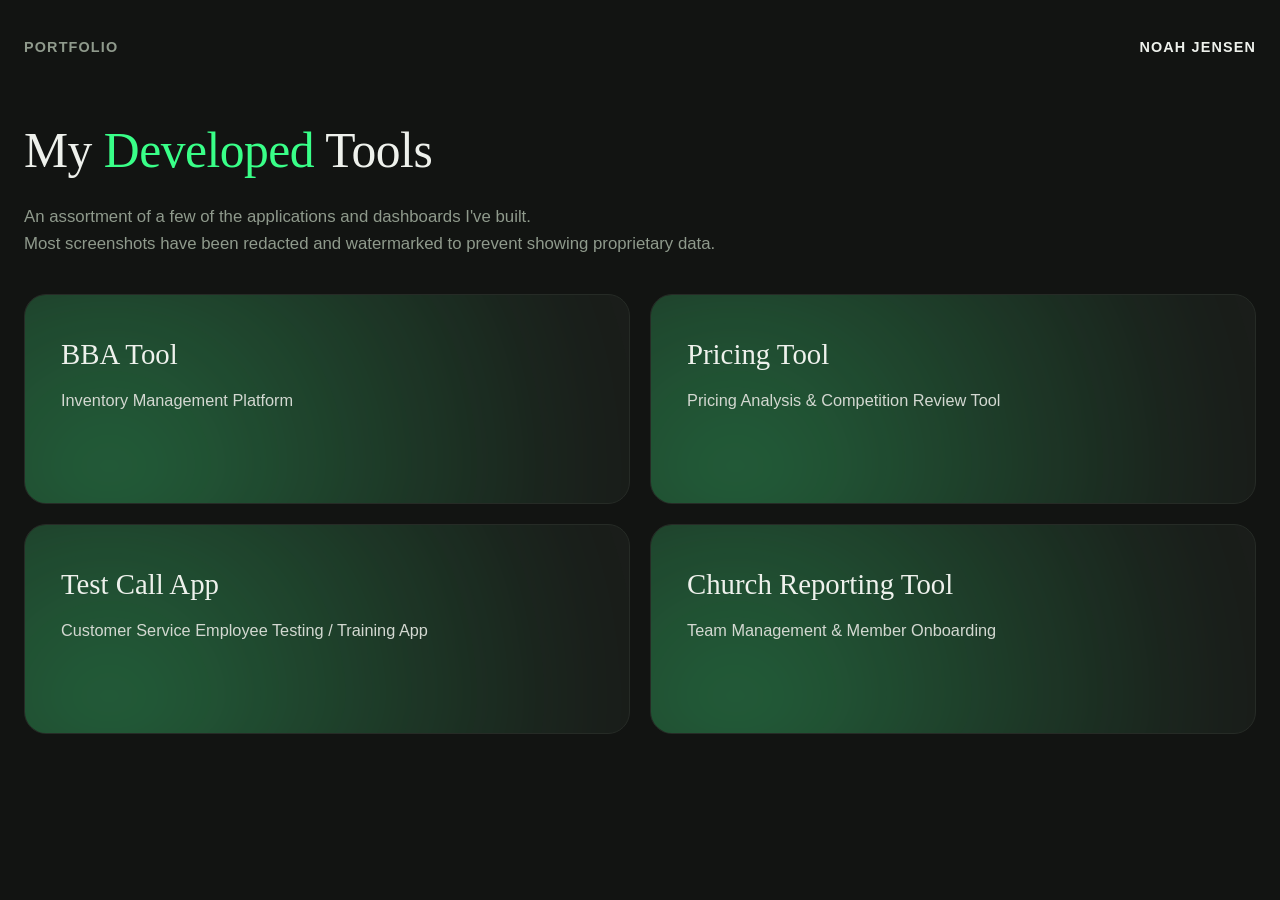
<file: index.html>
<!DOCTYPE html>
<html lang="en">
<head>
  <meta charset="UTF-8" />
  <meta name="viewport" content="width=device-width, initial-scale=1.0" />
  <title>Portfolio — Noah Jensen</title>
  <link rel="stylesheet" href="assets/styles.css" />
</head>
<body>
  <header class="site-header">
    <span class="site-title">Portfolio</span>
    <span class="site-name">Noah Jensen</span>
  </header>

  <main>
    <section class="hero">
      <h1>My <em>Developed</em> Tools</h1>
      <p>An assortment of a few of the applications and dashboards I've built.<br />Most screenshots have been redacted and watermarked to prevent showing proprietary data.</p>
    </section>

    <section class="project-grid">
      <a class="project-card" href="projects/project-1.html">
        <h2>BBA Tool</h2>
        <span class="tag">Inventory Management Platform</span>
      </a>
      <a class="project-card" href="projects/project-2.html">
        <h2>Pricing Tool</h2>
        <span class="tag">Pricing Analysis & Competition Review Tool</span>
      </a>
      <a class="project-card" href="projects/project-3.html">
        <h2>Test Call App</h2>
        <span class="tag">Customer Service Employee Testing / Training App</span>
      </a>
      <a class="project-card" href="projects/project-4.html">
        <h2>Church Reporting Tool</h2>
        <span class="tag">Team Management & Member Onboarding</span>
      </a>
    </section>
  </main>
</body>
</html>
</file>
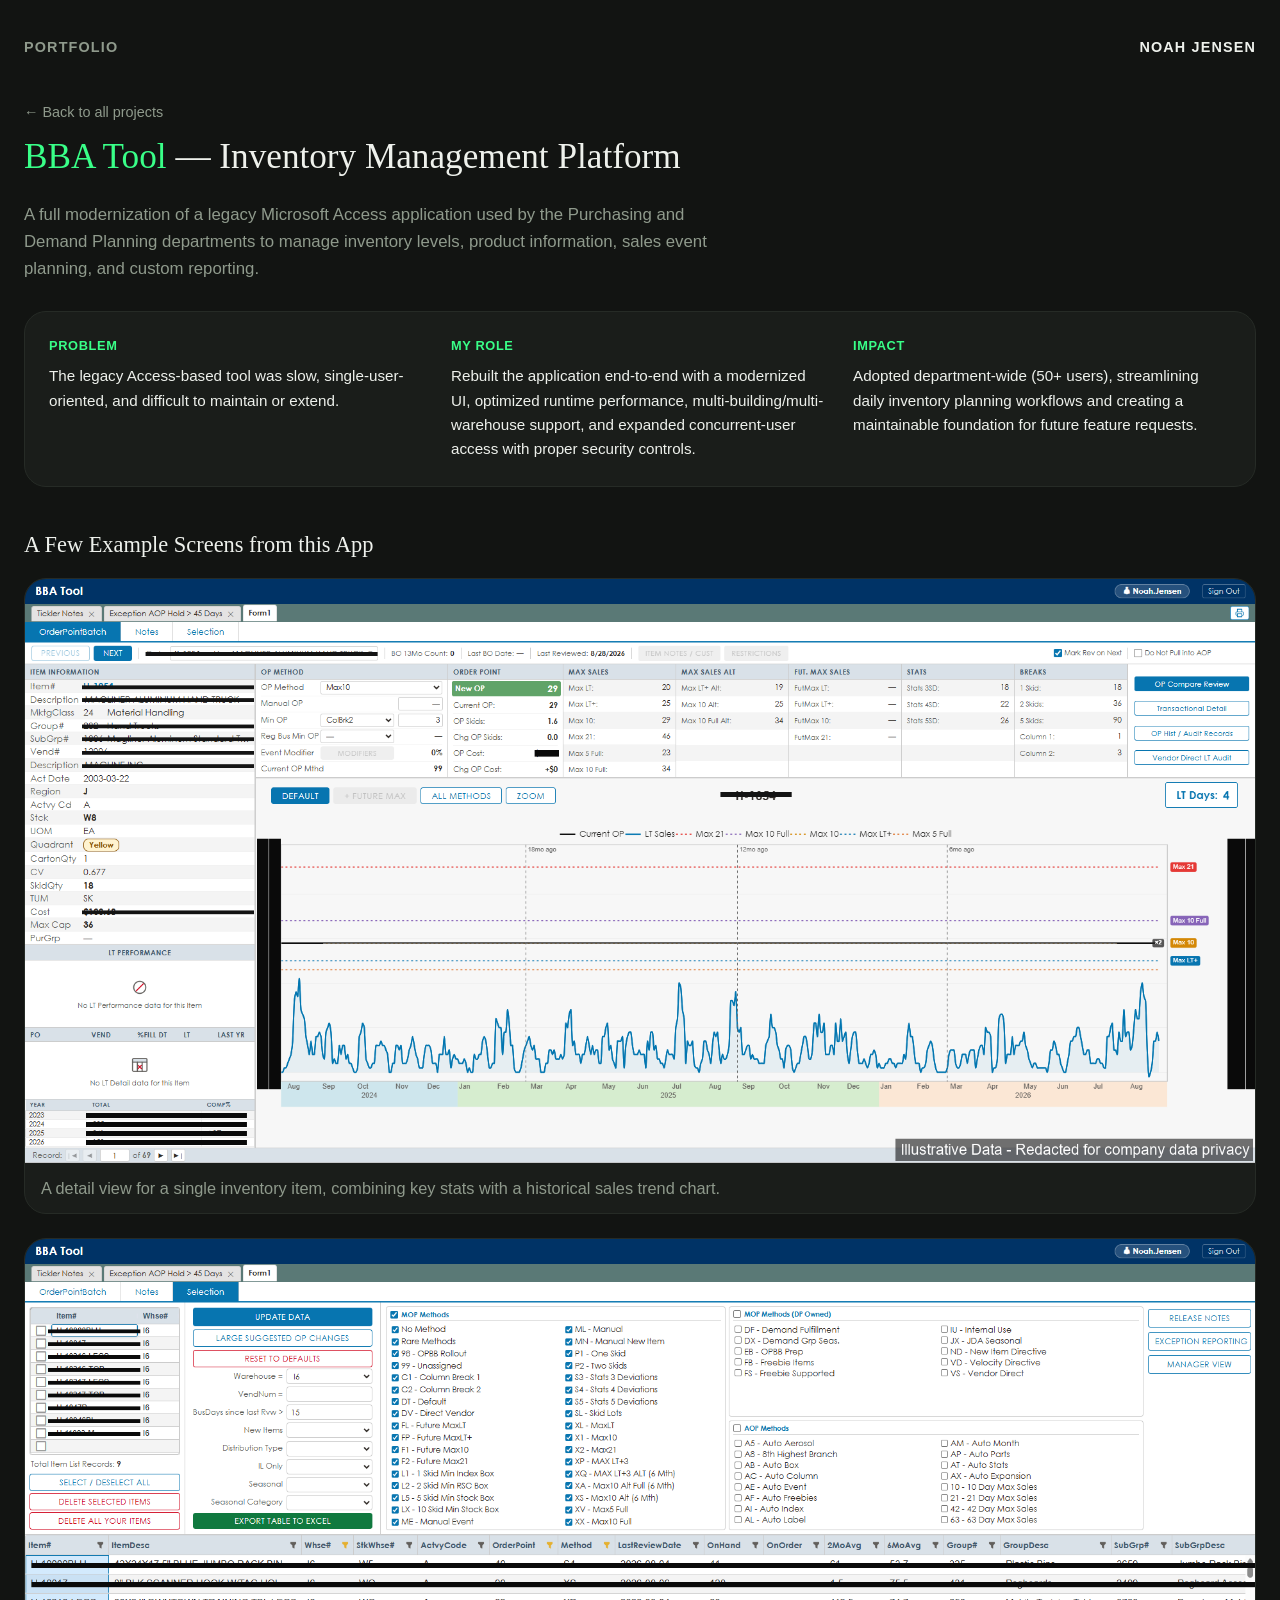
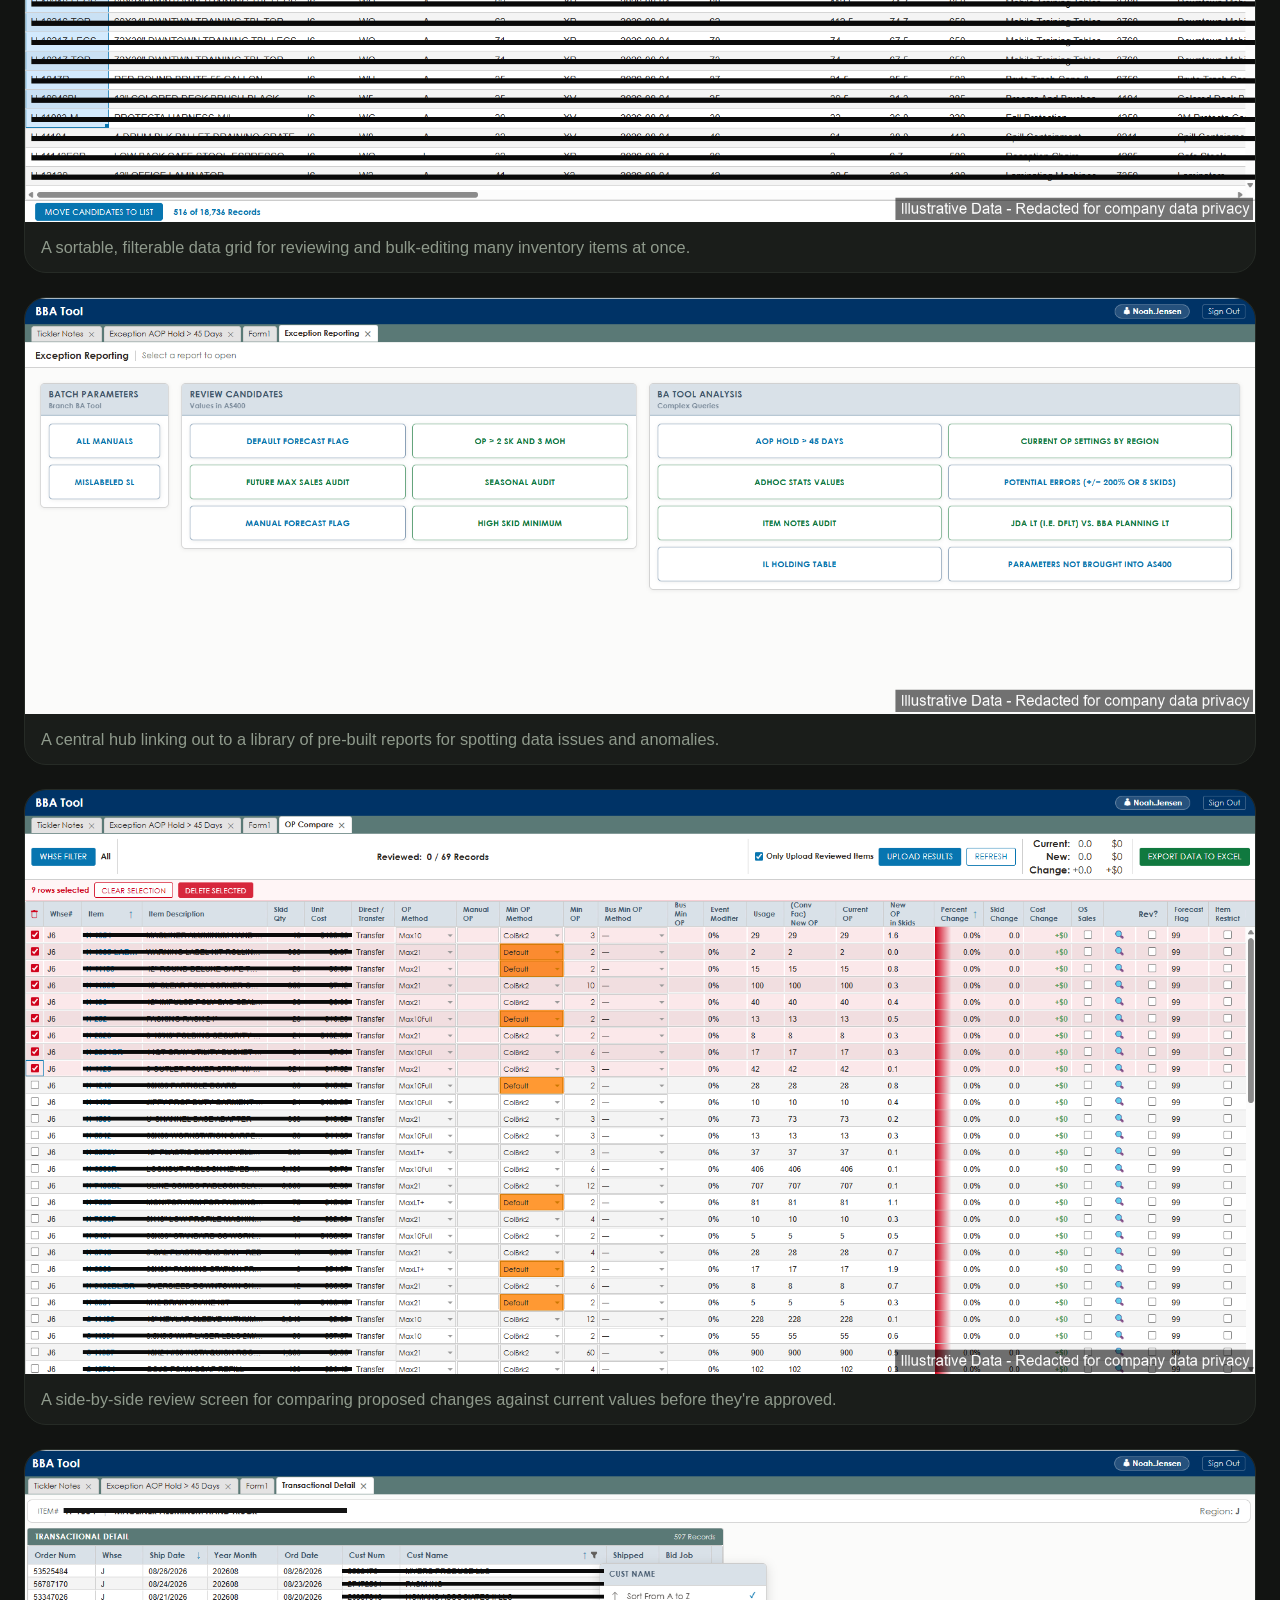
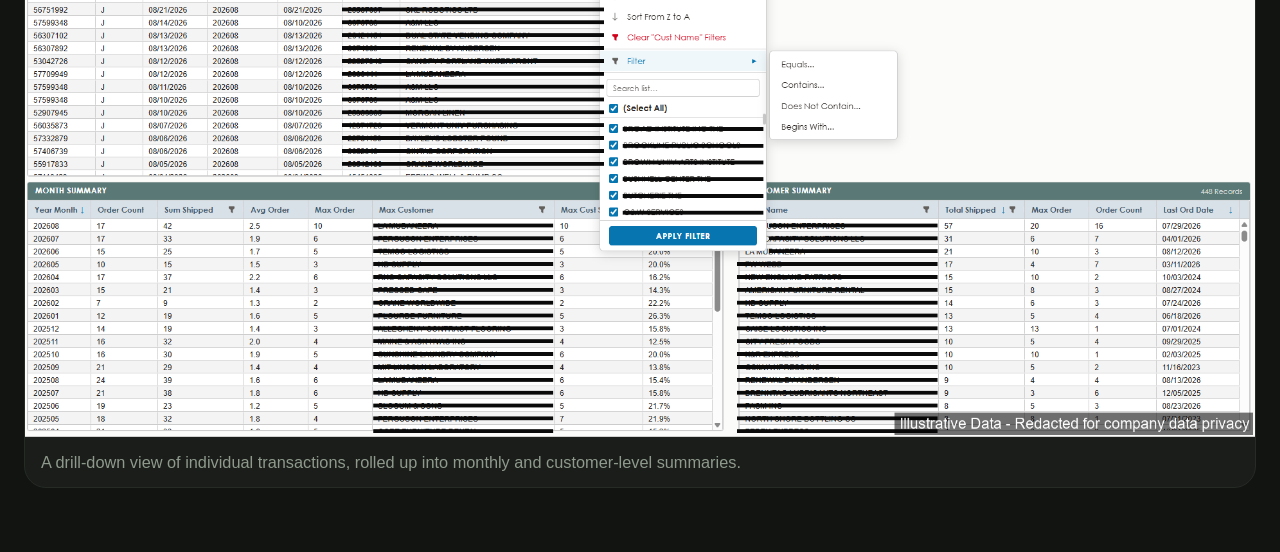
<file: projects/project-1.html>
<!DOCTYPE html>
<html lang="en">
<head>
  <meta charset="UTF-8" />
  <meta name="viewport" content="width=device-width, initial-scale=1.0" />
  <title>BBA Tool — Noah Jensen</title>
  <link rel="stylesheet" href="../assets/styles.css" />
</head>
<body>
  <header class="site-header">
    <a class="site-title" href="../index.html">Portfolio</a>
    <span class="site-name">Noah Jensen</span>
  </header>

  <main class="project-detail">
    <a class="back-link" href="../index.html">&larr; Back to all projects</a>

    <h1><span class="tool-name">BBA Tool</span> — Inventory Management Platform</h1>
    <p class="description">
      A full modernization of a legacy Microsoft Access application used by the Purchasing and Demand
      Planning departments to manage inventory levels, product information, sales event planning, and
      custom reporting.
    </p>

    <div class="case-study-blurb">
      <div>
        <h3>Problem</h3>
        <p>The legacy Access-based tool was slow, single-user-oriented, and difficult to maintain or extend.</p>
      </div>
      <div>
        <h3>My Role</h3>
        <p>Rebuilt the application end-to-end with a modernized UI, optimized runtime performance, multi-building/multi-warehouse support, and expanded concurrent-user access with proper security controls.</p>
      </div>
      <div>
        <h3>Impact</h3>
        <p>Adopted department-wide (50+ users), streamlining daily inventory planning workflows and creating a maintainable foundation for future feature requests.</p>
      </div>
    </div>

    <p class="gallery-label">A Few Example Screens from this App</p>
    <div class="screenshot-gallery">
      <figure>
        <img src="../assets/img/BBA%20Tool/bba-1-item-detail.png" alt="BBA Tool item detail screen with sales trend chart" />
        <figcaption>A detail view for a single inventory item, combining key stats with a historical sales trend chart.</figcaption>
      </figure>
      <figure>
        <img src="../assets/img/BBA%20Tool/bba-2-item-grid.png" alt="BBA Tool item selection grid" />
        <figcaption>A sortable, filterable data grid for reviewing and bulk-editing many inventory items at once.</figcaption>
      </figure>
      <figure>
        <img src="../assets/img/BBA%20Tool/bba-3-exception-reporting.png" alt="BBA Tool exception reporting menu" />
        <figcaption>A central hub linking out to a library of pre-built reports for spotting data issues and anomalies.</figcaption>
      </figure>
      <figure>
        <img src="../assets/img/BBA%20Tool/bba-4-op-compare.png" alt="BBA Tool order point comparison grid" />
        <figcaption>A side-by-side review screen for comparing proposed changes against current values before they're approved.</figcaption>
      </figure>
      <figure>
        <img src="../assets/img/BBA%20Tool/bba-5-transactional-detail.png" alt="BBA Tool transactional detail screen" />
        <figcaption>A drill-down view of individual transactions, rolled up into monthly and customer-level summaries.</figcaption>
      </figure>
    </div>
  </main>
</body>
</html>
</file>
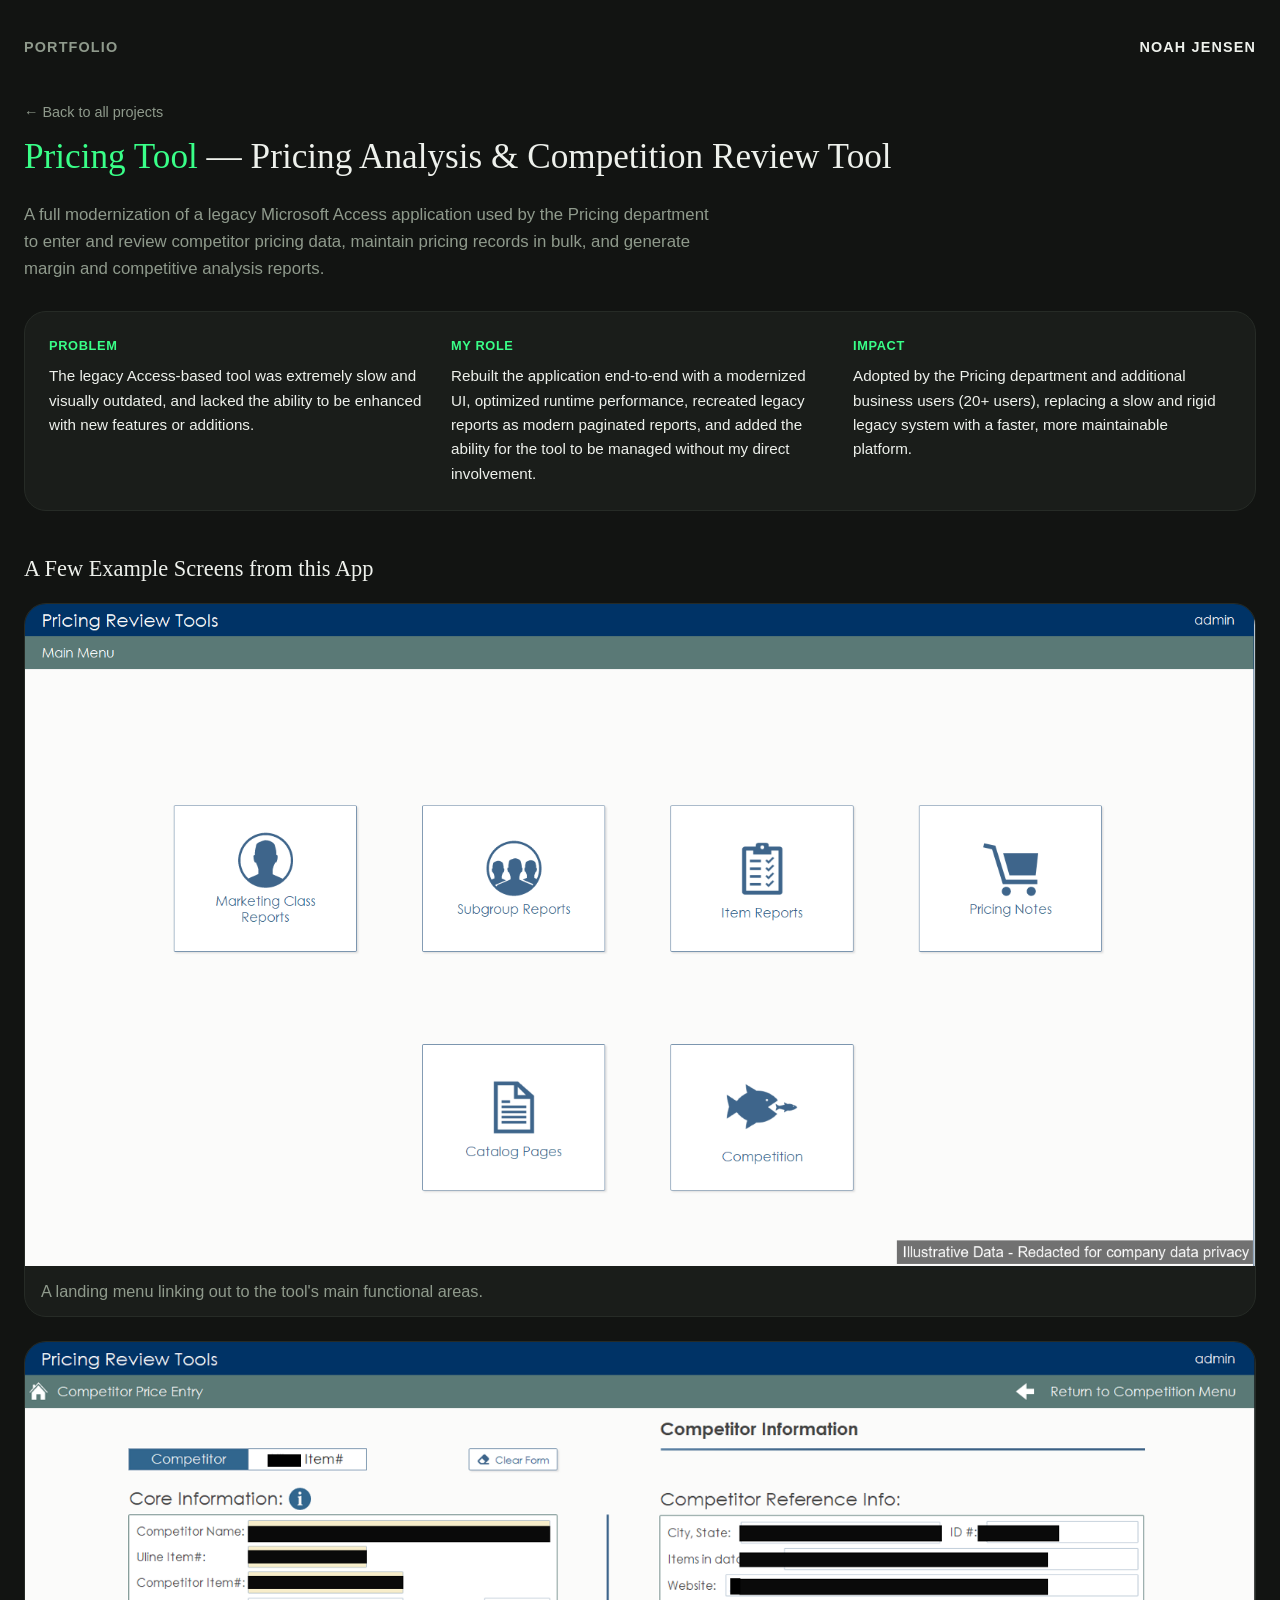
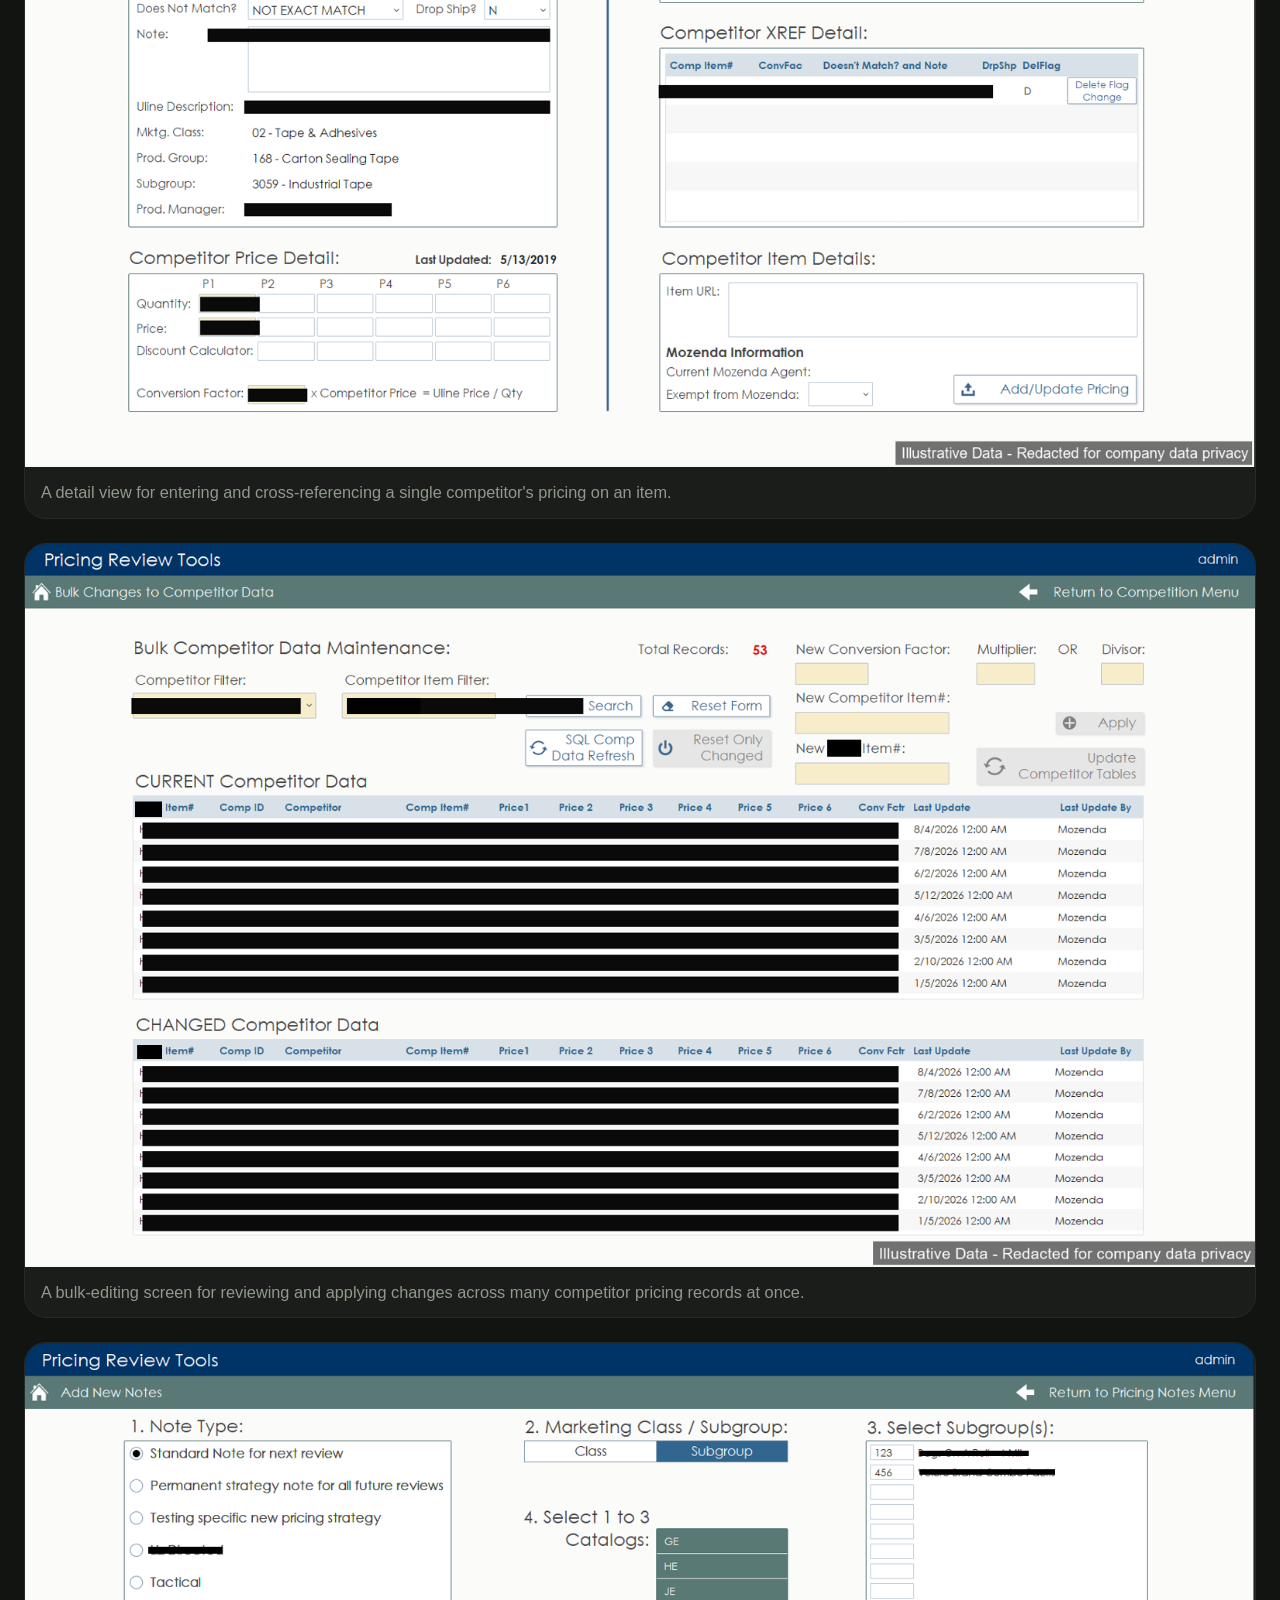
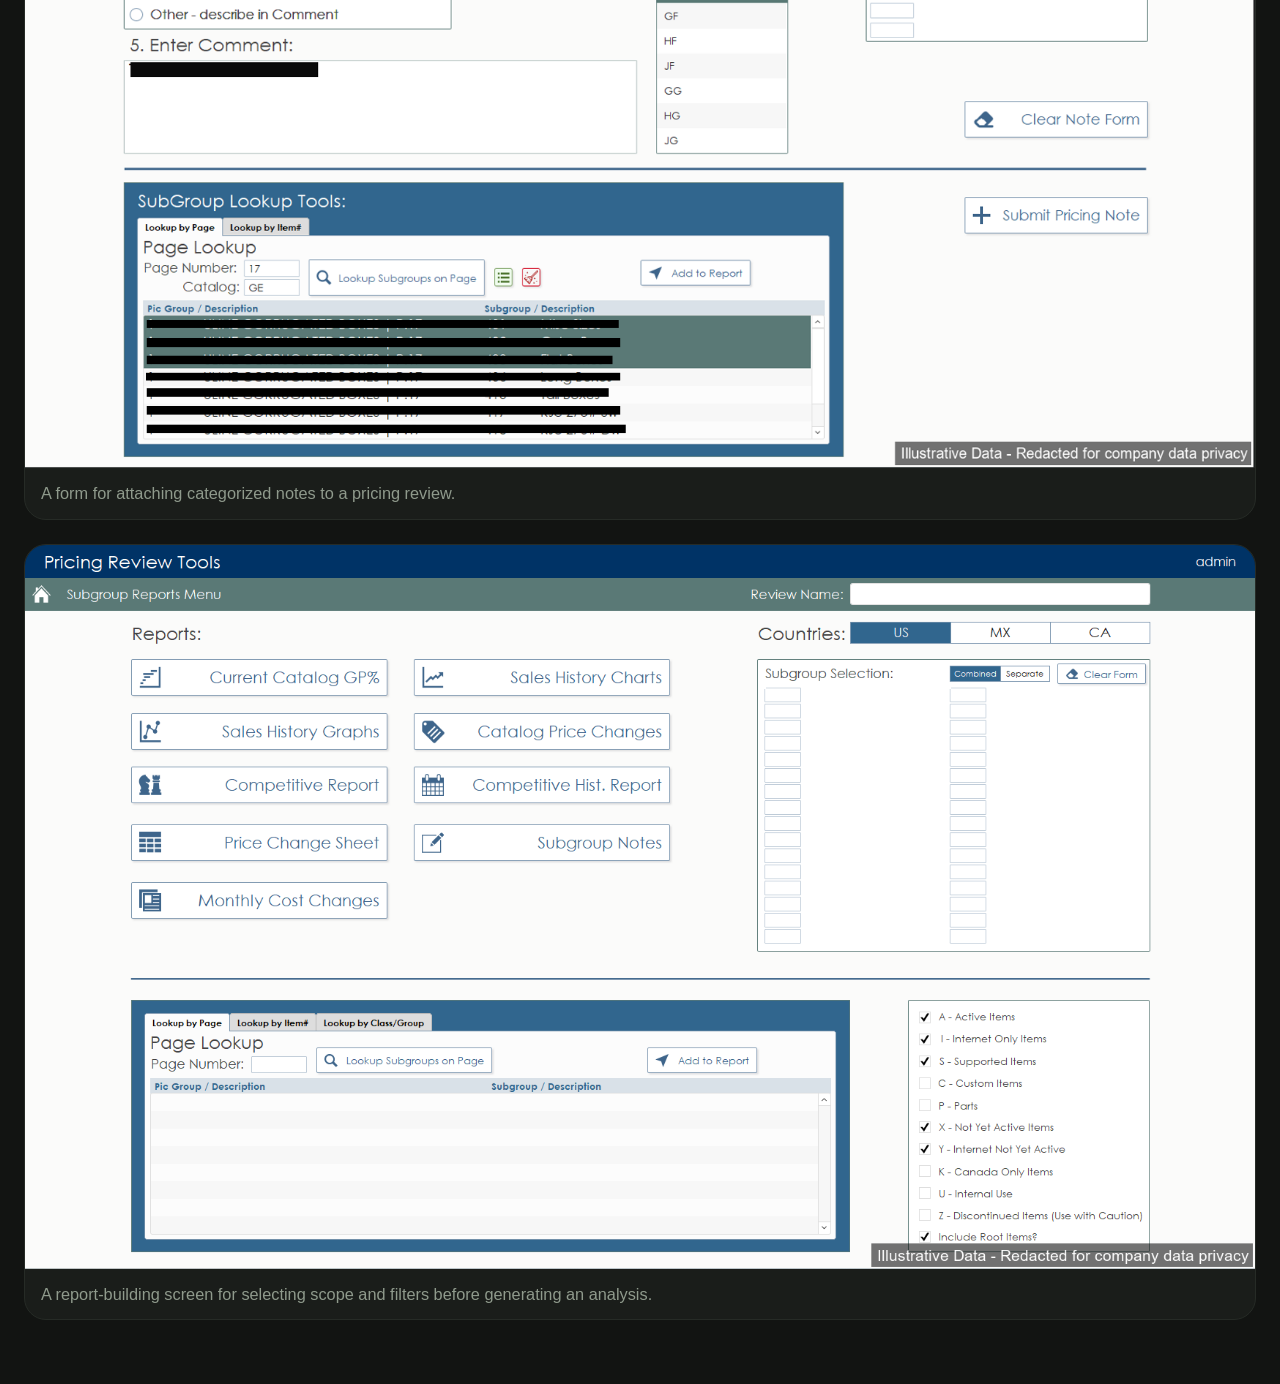
<file: projects/project-2.html>
<!DOCTYPE html>
<html lang="en">
<head>
  <meta charset="UTF-8" />
  <meta name="viewport" content="width=device-width, initial-scale=1.0" />
  <title>Pricing Tool — Noah Jensen</title>
  <link rel="stylesheet" href="../assets/styles.css" />
</head>
<body>
  <header class="site-header">
    <a class="site-title" href="../index.html">Portfolio</a>
    <span class="site-name">Noah Jensen</span>
  </header>

  <main class="project-detail">
    <a class="back-link" href="../index.html">&larr; Back to all projects</a>

    <h1><span class="tool-name">Pricing Tool</span> — Pricing Analysis & Competition Review Tool</h1>
    <p class="description">
      A full modernization of a legacy Microsoft Access application used by the Pricing department to
      enter and review competitor pricing data, maintain pricing records in bulk, and generate margin
      and competitive analysis reports.
    </p>

    <div class="case-study-blurb">
      <div>
        <h3>Problem</h3>
        <p>The legacy Access-based tool was extremely slow and visually outdated, and lacked the ability to be enhanced with new features or additions.</p>
      </div>
      <div>
        <h3>My Role</h3>
        <p>Rebuilt the application end-to-end with a modernized UI, optimized runtime performance, recreated legacy reports as modern paginated reports, and added the ability for the tool to be managed without my direct involvement.</p>
      </div>
      <div>
        <h3>Impact</h3>
        <p>Adopted by the Pricing department and additional business users (20+ users), replacing a slow and rigid legacy system with a faster, more maintainable platform.</p>
      </div>
    </div>

    <p class="gallery-label">A Few Example Screens from this App</p>
    <div class="screenshot-gallery">
      <figure>
        <img src="../assets/img/Pricing%20Tool/pricing-1-main-menu.png" alt="Pricing Tool main menu with report category tiles" />
        <figcaption>A landing menu linking out to the tool's main functional areas.</figcaption>
      </figure>
      <figure>
        <img src="../assets/img/Pricing%20Tool/pricing-2-competitor-entry.png" alt="Pricing Tool competitor price entry screen" />
        <figcaption>A detail view for entering and cross-referencing a single competitor's pricing on an item.</figcaption>
      </figure>
      <figure>
        <img src="../assets/img/Pricing%20Tool/pricing-3-bulk-changes.png" alt="Pricing Tool bulk competitor data maintenance screen" />
        <figcaption>A bulk-editing screen for reviewing and applying changes across many competitor pricing records at once.</figcaption>
      </figure>
      <figure>
        <img src="../assets/img/Pricing%20Tool/pricing-4-note-entry.png" alt="Pricing Tool note entry form" />
        <figcaption>A form for attaching categorized notes to a pricing review.</figcaption>
      </figure>
      <figure>
        <img src="../assets/img/Pricing%20Tool/pricing-5-report-buildout.png" alt="Pricing Tool report buildout screen" />
        <figcaption>A report-building screen for selecting scope and filters before generating an analysis.</figcaption>
      </figure>
    </div>
  </main>
</body>
</html>
</file>
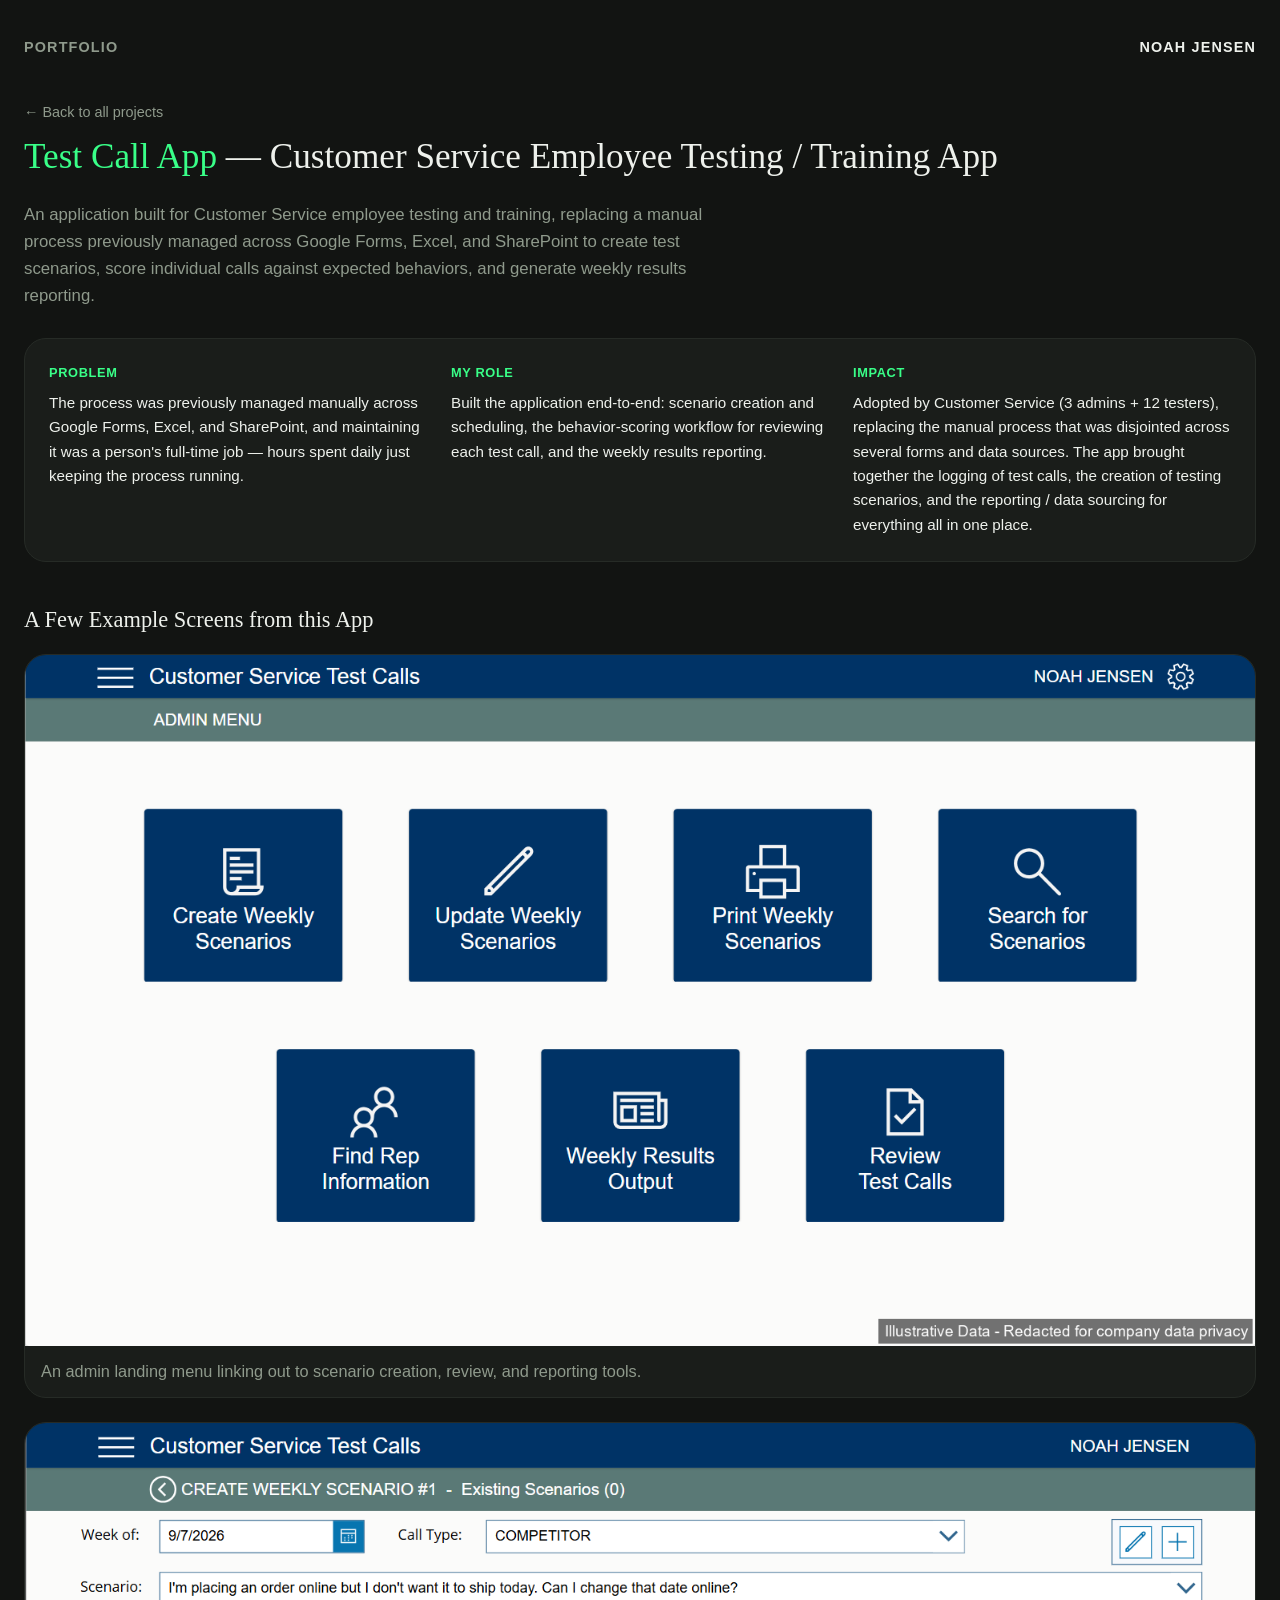
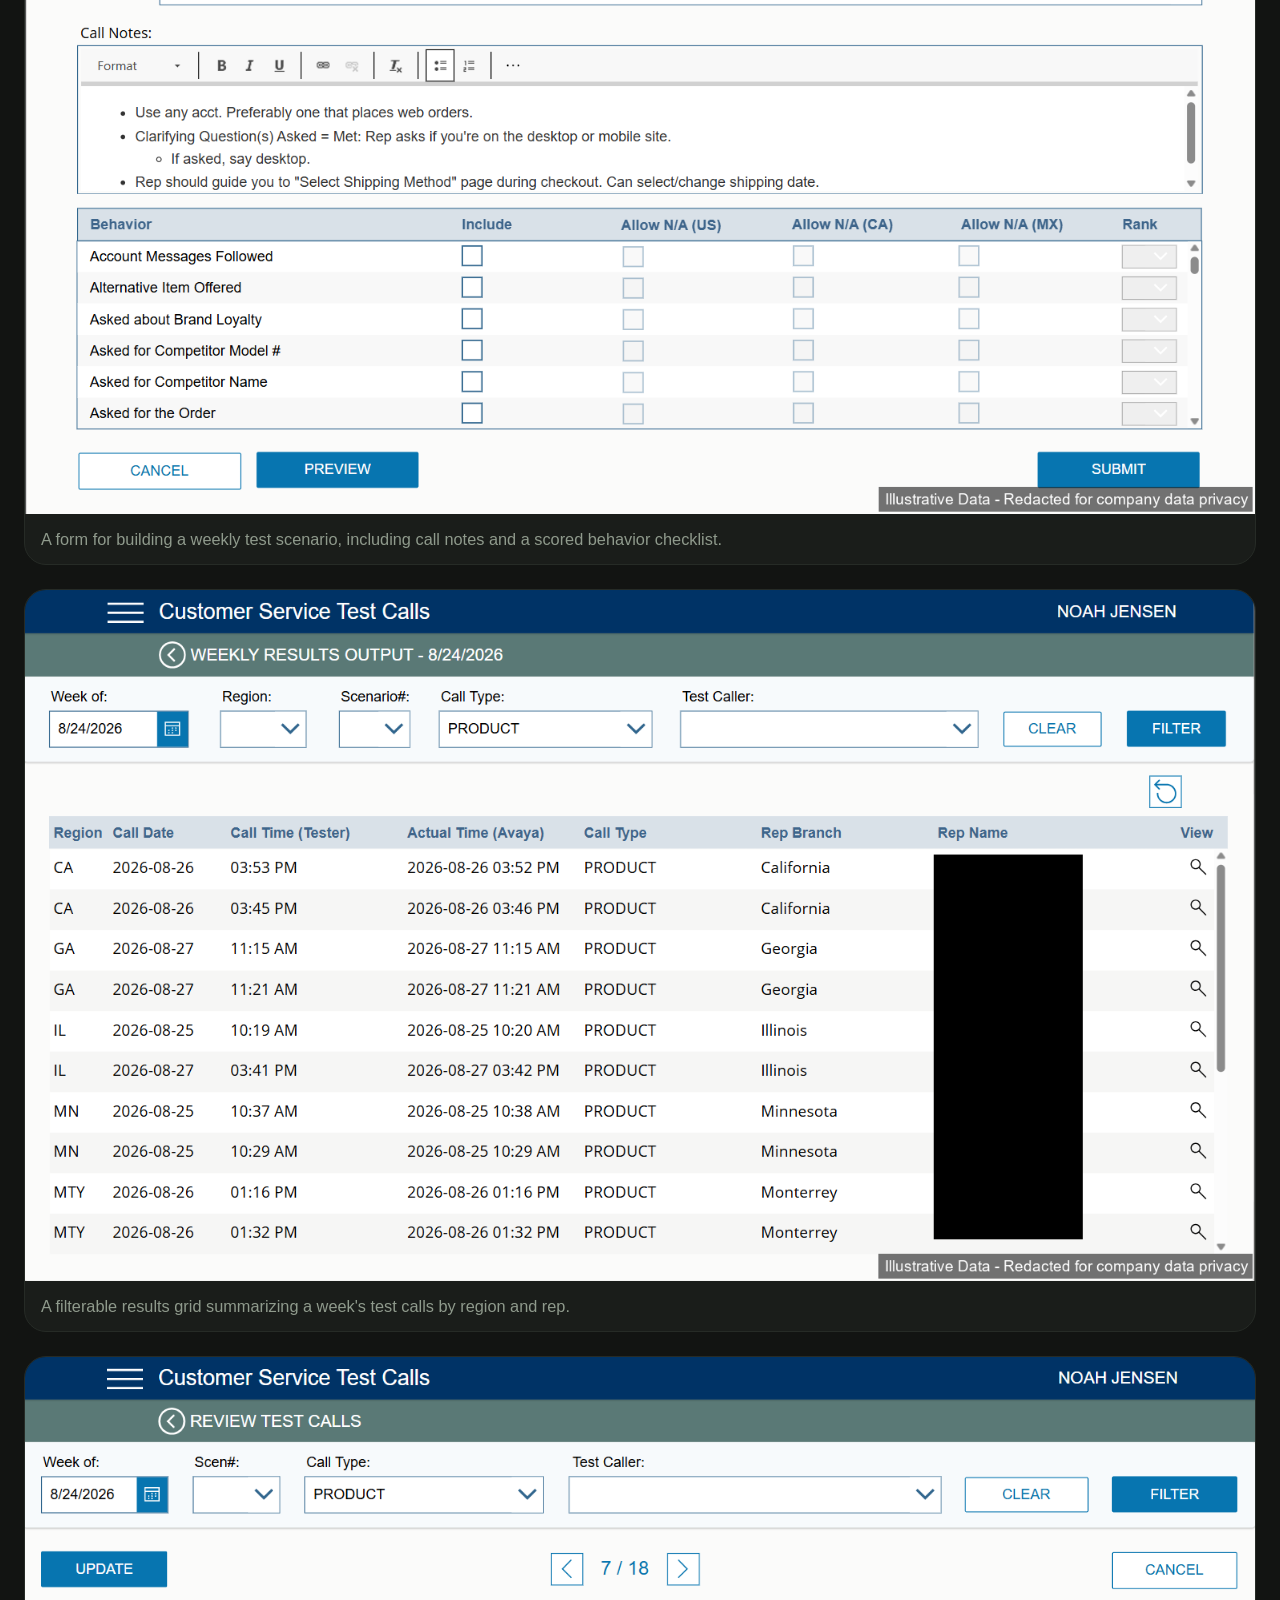
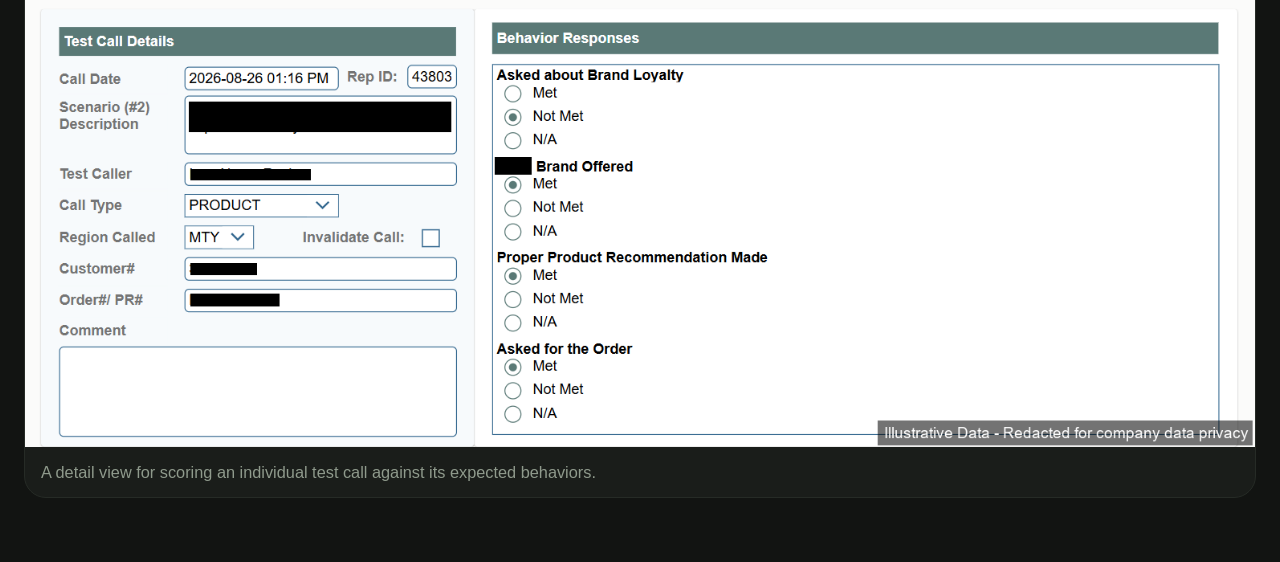
<file: projects/project-3.html>
<!DOCTYPE html>
<html lang="en">
<head>
  <meta charset="UTF-8" />
  <meta name="viewport" content="width=device-width, initial-scale=1.0" />
  <title>Test Call App — Noah Jensen</title>
  <link rel="stylesheet" href="../assets/styles.css" />
</head>
<body>
  <header class="site-header">
    <a class="site-title" href="../index.html">Portfolio</a>
    <span class="site-name">Noah Jensen</span>
  </header>

  <main class="project-detail">
    <a class="back-link" href="../index.html">&larr; Back to all projects</a>

    <h1><span class="tool-name">Test Call App</span> — Customer Service Employee Testing / Training App</h1>
    <p class="description">
      An application built for Customer Service employee testing and training, replacing a manual
      process previously managed across Google Forms, Excel, and SharePoint to create test scenarios,
      score individual calls against expected behaviors, and generate weekly results reporting.
    </p>

    <div class="case-study-blurb">
      <div>
        <h3>Problem</h3>
        <p>The process was previously managed manually across Google Forms, Excel, and SharePoint, and maintaining it was a person's full-time job — hours spent daily just keeping the process running.</p>
      </div>
      <div>
        <h3>My Role</h3>
        <p>Built the application end-to-end: scenario creation and scheduling, the behavior-scoring workflow for reviewing each test call, and the weekly results reporting.</p>
      </div>
      <div>
        <h3>Impact</h3>
        <p>Adopted by Customer Service (3 admins + 12 testers), replacing the manual process that was disjointed across several forms and data sources. The app brought together the logging of test calls, the creation of testing scenarios, and the reporting / data sourcing for everything all in one place.</p>
      </div>
    </div>

    <p class="gallery-label">A Few Example Screens from this App</p>
    <div class="screenshot-gallery">
      <figure>
        <img src="../assets/img/Test%20Calls%20App/1-TestCallDashboard.png" alt="Test Call App admin menu with feature tiles" />
        <figcaption>An admin landing menu linking out to scenario creation, review, and reporting tools.</figcaption>
      </figure>
      <figure>
        <img src="../assets/img/Test%20Calls%20App/2-CreateScenario.png" alt="Test Call App scenario creation form" />
        <figcaption>A form for building a weekly test scenario, including call notes and a scored behavior checklist.</figcaption>
      </figure>
      <figure>
        <img src="../assets/img/Test%20Calls%20App/3-ReviewWeeklyCalls.png" alt="Test Call App weekly results output grid" />
        <figcaption>A filterable results grid summarizing a week's test calls by region and rep.</figcaption>
      </figure>
      <figure>
        <img src="../assets/img/Test%20Calls%20App/4-ReviewPerCall.png" alt="Test Call App per-call review screen" />
        <figcaption>A detail view for scoring an individual test call against its expected behaviors.</figcaption>
      </figure>
    </div>
  </main>
</body>
</html>
</file>
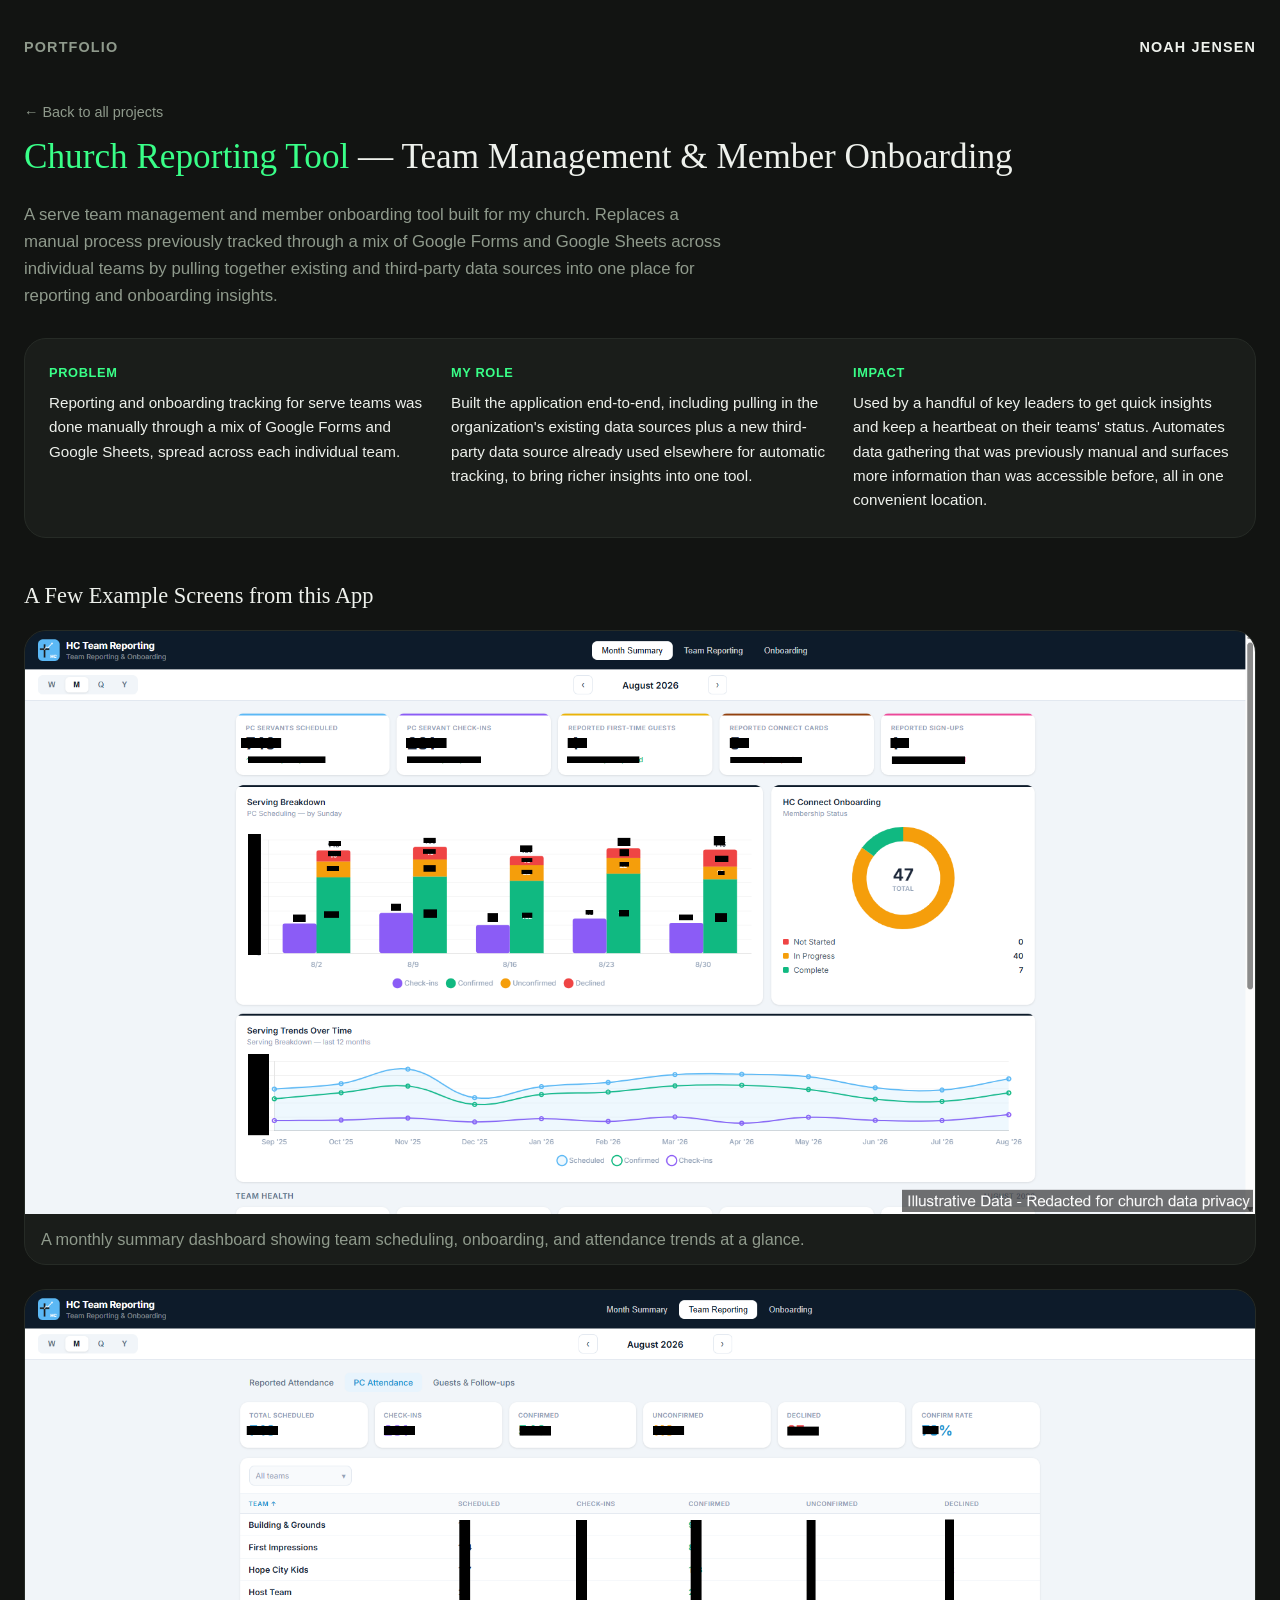
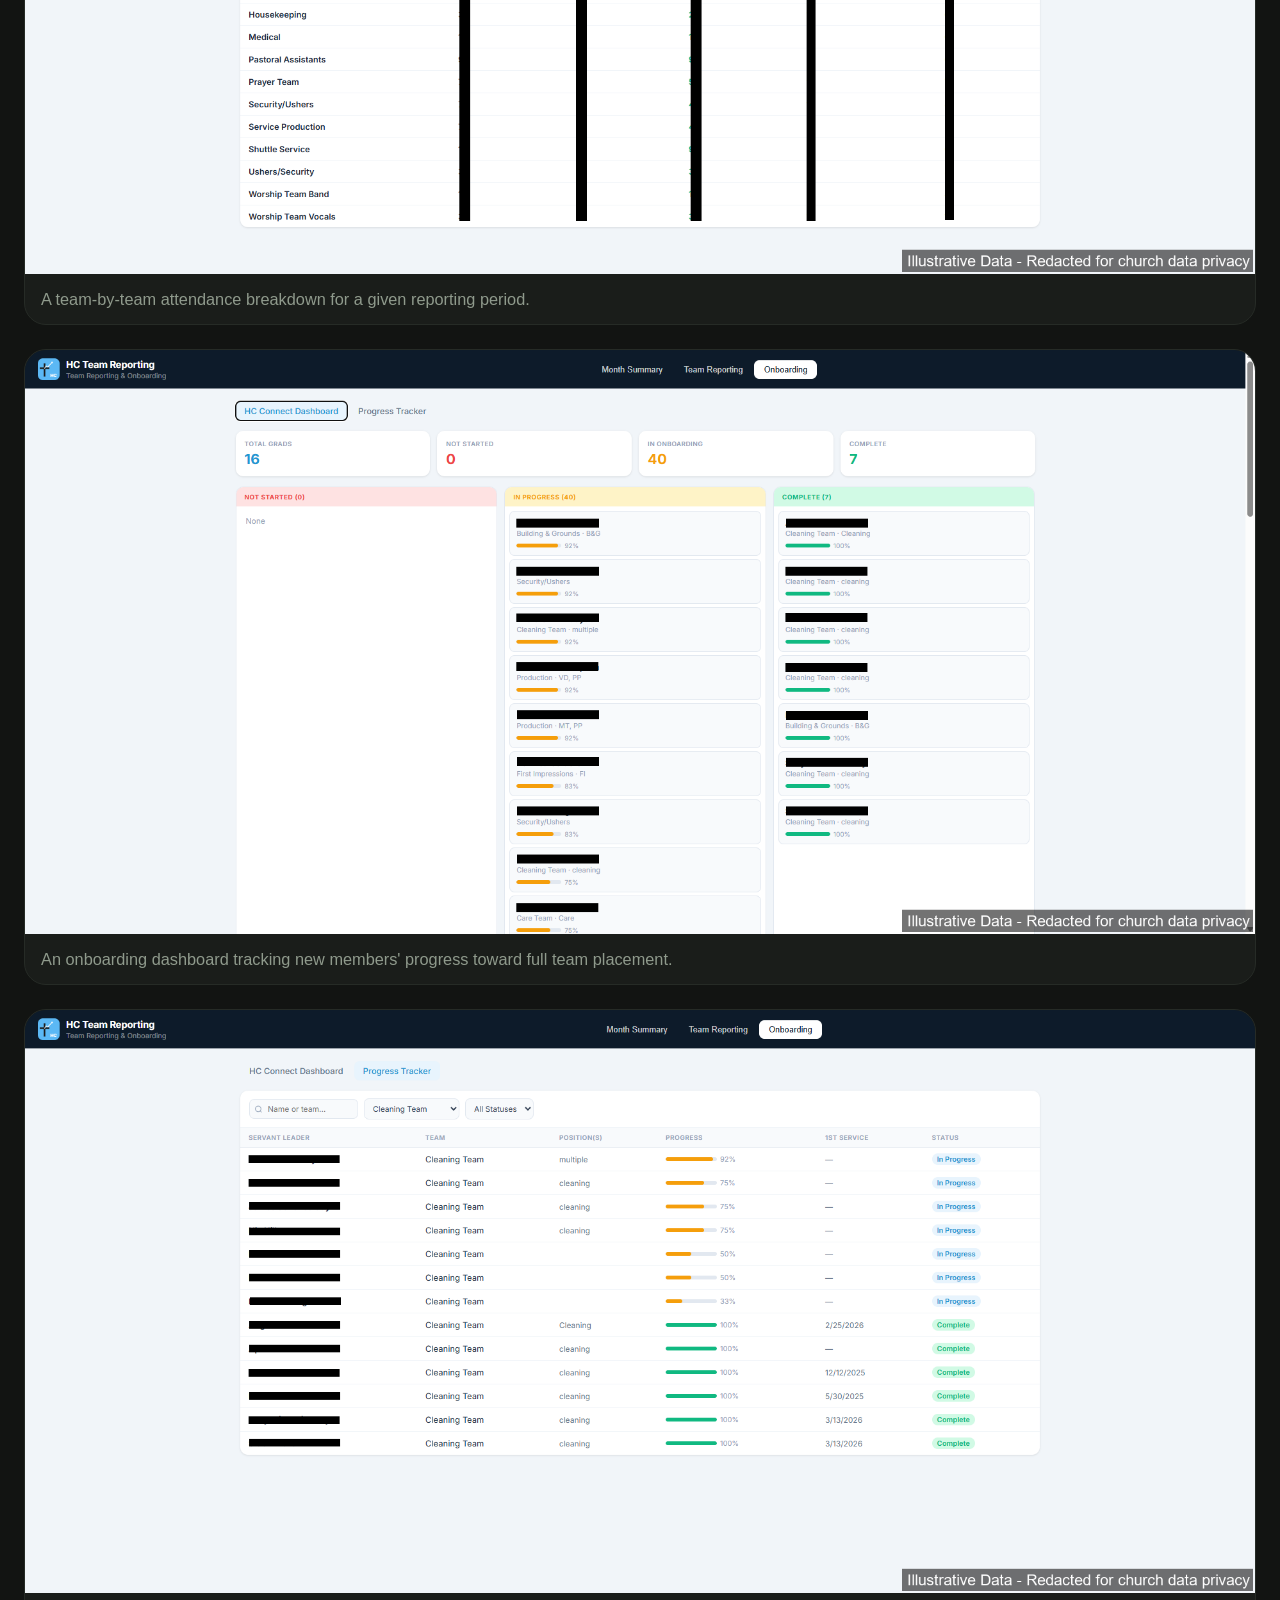
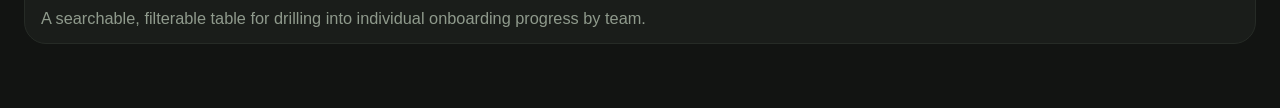
<file: projects/project-4.html>
<!DOCTYPE html>
<html lang="en">
<head>
  <meta charset="UTF-8" />
  <meta name="viewport" content="width=device-width, initial-scale=1.0" />
  <title>Church Reporting Tool — Noah Jensen</title>
  <link rel="stylesheet" href="../assets/styles.css" />
</head>
<body>
  <header class="site-header">
    <a class="site-title" href="../index.html">Portfolio</a>
    <span class="site-name">Noah Jensen</span>
  </header>

  <main class="project-detail">
    <a class="back-link" href="../index.html">&larr; Back to all projects</a>

    <h1><span class="tool-name">Church Reporting Tool</span> — Team Management & Member Onboarding</h1>
    <p class="description">
      A serve team management and member onboarding tool built for my church. Replaces a manual process
      previously tracked through a mix of Google Forms and Google Sheets across individual teams by
      pulling together existing and third-party data sources into one place for reporting and onboarding
      insights.
    </p>

    <div class="case-study-blurb">
      <div>
        <h3>Problem</h3>
        <p>Reporting and onboarding tracking for serve teams was done manually through a mix of Google Forms and Google Sheets, spread across each individual team.</p>
      </div>
      <div>
        <h3>My Role</h3>
        <p>Built the application end-to-end, including pulling in the organization's existing data sources plus a new third-party data source already used elsewhere for automatic tracking, to bring richer insights into one tool.</p>
      </div>
      <div>
        <h3>Impact</h3>
        <p>Used by a handful of key leaders to get quick insights and keep a heartbeat on their teams' status. Automates data gathering that was previously manual and surfaces more information than was accessible before, all in one convenient location.</p>
      </div>
    </div>

    <p class="gallery-label">A Few Example Screens from this App</p>
    <div class="screenshot-gallery">
      <figure>
        <img src="../assets/img/Church%20Reporting%20Tool/1-MainDashboard.png" alt="Church Reporting Tool monthly summary dashboard" />
        <figcaption>A monthly summary dashboard showing team scheduling, onboarding, and attendance trends at a glance.</figcaption>
      </figure>
      <figure>
        <img src="../assets/img/Church%20Reporting%20Tool/2-VolunteerData.png" alt="Church Reporting Tool team attendance breakdown" />
        <figcaption>A team-by-team attendance breakdown for a given reporting period.</figcaption>
      </figure>
      <figure>
        <img src="../assets/img/Church%20Reporting%20Tool/3-MembershipProgress.png" alt="Church Reporting Tool onboarding progress dashboard" />
        <figcaption>An onboarding dashboard tracking new members' progress toward full team placement.</figcaption>
      </figure>
      <figure>
        <img src="../assets/img/Church%20Reporting%20Tool/4-ProgressData.png" alt="Church Reporting Tool onboarding progress table" />
        <figcaption>A searchable, filterable table for drilling into individual onboarding progress by team.</figcaption>
      </figure>
    </div>
  </main>
</body>
</html>
</file>
<file: assets/styles.css>
:root {
  --bg: #121412;
  --bg-elevated: #1a1d1a;
  --border: #262b26;
  --text: #eef1ec;
  --text-muted: #8f9a8c;
  --accent: #39ff88;
  --accent-dim: #1f7a4c;
  --accent-soft: rgba(57, 255, 136, 0.12);
  --amber: #ff9a52;
  --radius: 22px;
  --max-width: 1500px;
  --serif: Georgia, "Iowan Old Style", "Palatino Linotype", serif;
}

* {
  box-sizing: border-box;
}

body {
  margin: 0;
  background: var(--bg);
  color: var(--text);
  font-family: -apple-system, "Segoe UI", Roboto, Helvetica, Arial, sans-serif;
  line-height: 1.6;
}

.site-header {
  display: flex;
  align-items: center;
  justify-content: space-between;
  max-width: var(--max-width);
  margin: 0 auto;
  padding: 36px 24px 0;
}

.site-title {
  font-size: 0.9rem;
  font-weight: 600;
  color: var(--text-muted);
  letter-spacing: 0.08em;
  text-transform: uppercase;
  text-decoration: none;
}

.site-name {
  font-size: 0.9rem;
  font-weight: 600;
  color: var(--text);
  letter-spacing: 0.08em;
  text-transform: uppercase;
}

main {
  max-width: var(--max-width);
  margin: 0 auto;
  padding: 40px 24px 64px;
}

.hero h1 {
  font-family: var(--serif);
  font-size: 3.1rem;
  font-weight: 400;
  margin: 12px 0 14px;
  letter-spacing: -0.01em;
}

.hero h1 em {
  color: var(--accent);
  font-style: normal;
}

.hero p {
  color: var(--text-muted);
  font-size: 1.05rem;
  max-width: 760px;
  margin: 0 0 36px;
}

.project-grid {
  display: grid;
  grid-template-columns: repeat(2, 1fr);
  grid-auto-rows: 210px;
  gap: 20px;
}

@media (max-width: 640px) {
  .project-grid {
    grid-template-columns: 1fr;
    grid-auto-rows: auto;
  }
}

.project-card {
  position: relative;
  display: flex;
  flex-direction: column;
  justify-content: flex-start;
  background: var(--bg-elevated);
  border: 1px solid var(--border);
  border-radius: var(--radius);
  padding: 36px;
  text-decoration: none;
  color: var(--text);
  overflow: hidden;
  isolation: isolate;
  transition: transform 0.25s ease, border-color 0.25s ease;
}

.project-card::before {
  content: "";
  position: absolute;
  inset: -40%;
  z-index: -1;
  opacity: 0.3;
  filter: blur(50px);
  background: radial-gradient(circle at 30% 70%, var(--accent), transparent 62%);
  transition: opacity 0.25s ease;
}

.project-card:hover,
.project-card:focus-visible {
  transform: translateY(-4px);
  border-color: var(--accent-dim);
}

.project-card:hover::before,
.project-card:focus-visible::before {
  opacity: 0.55;
}

.project-card h2 {
  font-family: var(--serif);
  font-size: 1.8rem;
  font-weight: 400;
  margin: 0 0 10px;
}

.project-card span.tag {
  display: inline-block;
  font-size: 1.02rem;
  color: #d3d8d1;
  margin-top: 0;
}

/* Project detail page */

.back-link {
  display: inline-block;
  color: var(--text-muted);
  text-decoration: none;
  font-size: 0.9rem;
  margin-bottom: 5px;
}

.back-link:hover,
.back-link:active {
  color: var(--text);
}

.project-detail h1 {
  font-family: var(--serif);
  font-weight: 400;
  font-size: 2.2rem;
  margin-top: 0;
  margin-bottom: 6px;
}

.project-detail h1 .tool-name {
  color: var(--accent);
}

.project-detail .description {
  color: var(--text-muted);
  font-size: 1.05rem;
  max-width: 700px;
  margin-bottom: 28px;
}

.tech-tags {
  display: flex;
  flex-wrap: wrap;
  gap: 8px;
  margin-bottom: 32px;
}

.tech-tags span {
  background: var(--bg-elevated);
  border: 1px solid var(--border);
  border-radius: 999px;
  padding: 4px 12px;
  font-size: 0.8rem;
  color: var(--text-muted);
}

.case-study-blurb {
  display: grid;
  grid-template-columns: repeat(auto-fit, minmax(200px, 1fr));
  gap: 24px;
  margin-bottom: 40px;
  padding: 24px;
  background: var(--bg-elevated);
  border: 1px solid var(--border);
  border-radius: var(--radius);
}

.case-study-blurb h3 {
  font-size: 0.8rem;
  text-transform: uppercase;
  letter-spacing: 0.05em;
  color: var(--accent);
  margin: 0 0 8px;
}

.case-study-blurb p {
  margin: 0;
  font-size: 0.95rem;
}

.gallery-label {
  font-family: var(--serif);
  font-size: 1.4rem;
  font-weight: 400;
  color: var(--text);
  margin: 0 0 16px;
}

.screenshot-gallery {
  display: grid;
  gap: 24px;
}

.screenshot-gallery figure {
  margin: 0;
  background: var(--bg-elevated);
  border: 1px solid var(--border);
  border-radius: var(--radius);
  overflow: hidden;
}

.screenshot-gallery img {
  display: block;
  width: 100%;
  height: auto;
}

.screenshot-gallery figcaption {
  padding: 12px 16px;
  color: var(--text-muted);
  font-size: 1.02rem;
}

.placeholder-note {
  color: var(--text-muted);
  font-style: italic;
  padding: 40px;
  text-align: center;
  border: 1px dashed var(--border);
  border-radius: var(--radius);
}
</file>
